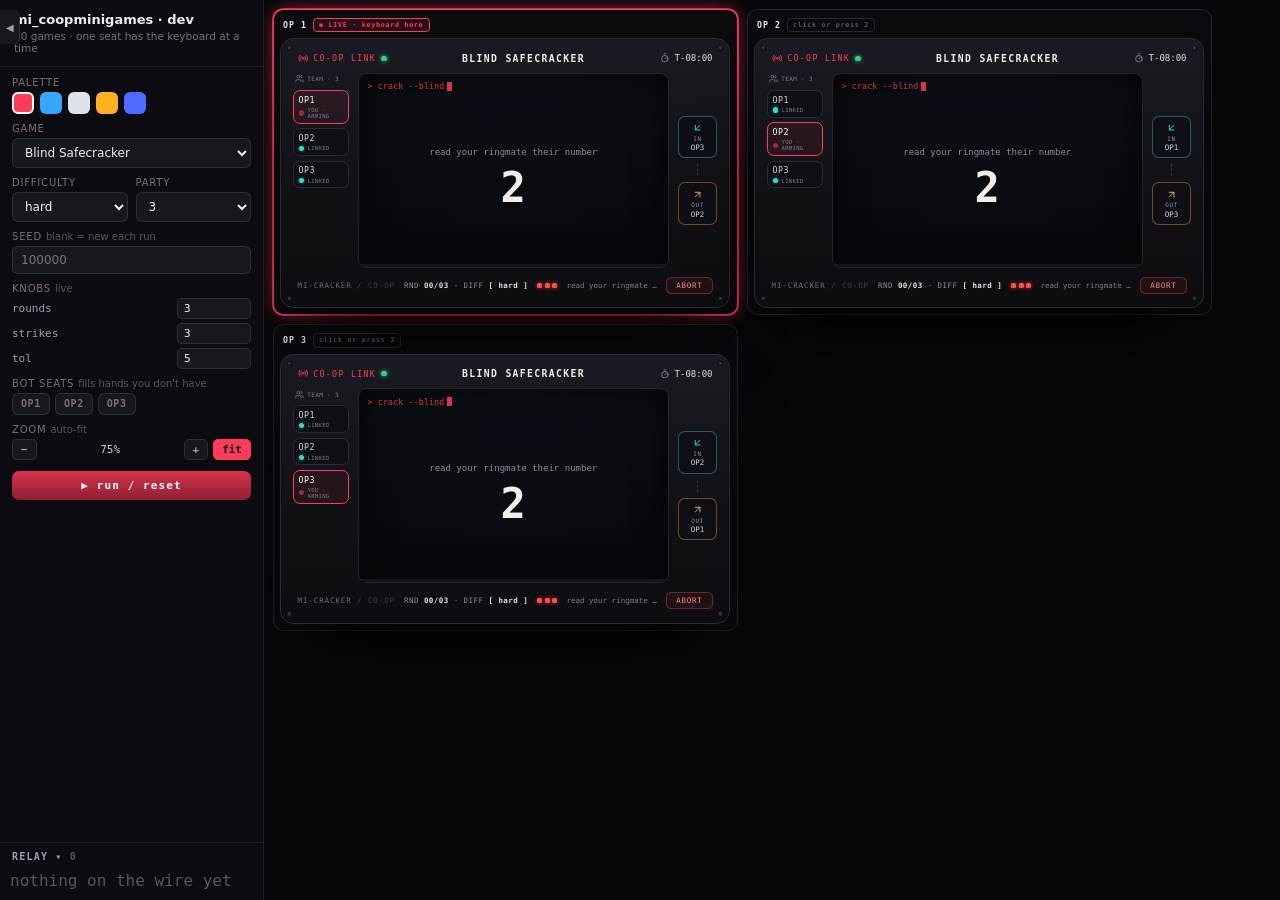
<file: docs/demos/mi_coopminigames/index.html>
<!DOCTYPE html>
<html lang="en">
  <head>
    <meta charset="UTF-8" />
    <meta name="viewport" content="width=device-width, initial-scale=1.0" />
    <title>mi_coopminigames</title>
    <script type="module" crossorigin src="./assets/index-Tg1FZl3A.js"></script>
    <link rel="stylesheet" crossorigin href="./assets/index-OsE02QgA.css">
  </head>
  <body>
    <div id="root"></div>
  </body>
</html>
</file>
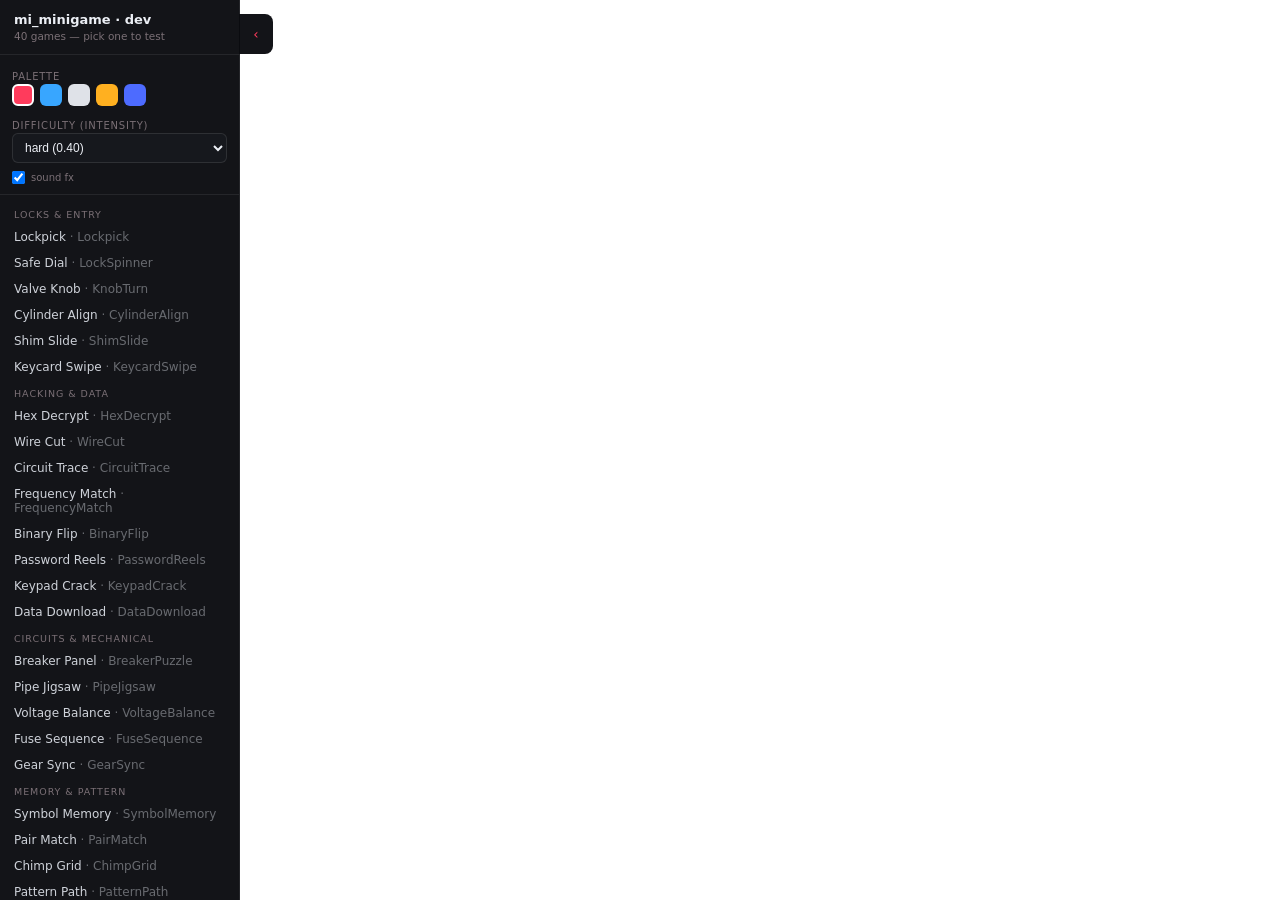
<file: docs/demos/mi_minigame/index.html>
<!DOCTYPE html>
<html lang="en">
  <head>
    <meta charset="UTF-8" />
    <meta name="viewport" content="width=device-width, initial-scale=1.0" />
    <title>mi_minigame</title>
    <script type="module" crossorigin src="./assets/index-adZYYi94.js"></script>
    <link rel="stylesheet" crossorigin href="./assets/index-BSCZ2NxO.css">
  </head>
  <body>
    <div id="root"></div>
  </body>
</html>
</file>
<file: docs/demos/mi_coopminigames/assets/index-OsE02QgA.css>
:root{--mi-primary: #38a6ff;--mi-primary-rgb: 56, 166, 255;--acc: var(--mi-primary);--acc-rgb: var(--mi-primary-rgb);--acc2: color-mix(in srgb, var(--acc) 62%, #ffffff);--acc-dim: color-mix(in srgb, var(--acc) 40%, #10131a);--good: #35d07f;--bad: #ff4d4d;--scr-bg: #04070b;--mono: "Cascadia Mono", "Consolas", ui-monospace, "SF Mono", Menlo, monospace;--sans: "Segoe UI Variable Text", "Segoe UI", system-ui, -apple-system, sans-serif}*{box-sizing:border-box;margin:0}html,body,#root{width:100%;height:100%;overflow:hidden}body{background:transparent;color:#eceff5;font-family:var(--sans);-webkit-font-smoothing:antialiased}button{font-family:inherit;cursor:pointer}.num{font-family:var(--mono);font-variant-numeric:tabular-nums}@media (prefers-reduced-motion: reduce){*{animation:none!important}}.mm-root{position:fixed;inset:0;display:flex;align-items:center;justify-content:center;background:radial-gradient(1000px 640px at 50% 8%,rgba(var(--acc-rgb),.05),transparent 60%),#04050859;animation:mm-fade .18s ease}@keyframes mm-fade{0%{opacity:0}to{opacity:1}}.mm-device{width:min(460px,94vw);border-radius:26px;padding:20px 18px 16px;position:relative;background:linear-gradient(157deg,#33373f,#20232a 34%,#15171c);box-shadow:inset 0 2px #ffffff24,inset 0 -6px 14px #000000a6,inset 0 0 0 1px #00000080,0 44px 90px -40px #000;animation:mm-pop .22s ease}@keyframes mm-pop{0%{opacity:0;transform:scale(.985) translateY(6px)}to{opacity:1;transform:none}}.mm-device:before{content:"";position:absolute;inset:7px;border-radius:20px;border:1px solid rgba(255,255,255,.05);pointer-events:none}.mm-screw{position:absolute;width:11px;height:11px;border-radius:50%;background:radial-gradient(circle at 34% 30%,#6b7180,#191b21 70%);box-shadow:inset 0 0 3px #000,0 1px #ffffff0f}.mm-screw.a{top:12px;left:12px}.mm-screw.b{top:12px;right:12px}.mm-screw.c{bottom:12px;left:12px}.mm-screw.d{bottom:12px;right:12px}.mm-top{display:flex;align-items:center;gap:12px;padding:2px 8px 12px}.mm-status{display:flex;gap:12px}.mm-st{display:flex;align-items:center;gap:5px;font:700 9px/1 var(--mono);letter-spacing:.1em;color:#868d9c}.mm-st i{width:8px;height:8px;border-radius:50%;background:#0c0d10;box-shadow:inset 0 0 2px #000}.mm-st i.acc{background:var(--acc);box-shadow:0 0 8px rgba(var(--acc-rgb),.95)}.mm-st i.grn{background:var(--good);box-shadow:0 0 8px var(--good)}.mm-ledbar{margin-left:auto;display:flex;gap:3px}.mm-led{width:9px;height:14px;border-radius:2px;background:#0b0c10;box-shadow:inset 0 0 3px #000}.mm-led.on{background:linear-gradient(var(--acc2),var(--acc));box-shadow:0 0 7px rgba(var(--acc-rgb),.9)}.mm-led.low{background:linear-gradient(#ff7a5e,#ff4d4d);box-shadow:0 0 7px #ff4d4d}.mm-screen{position:relative;border-radius:14px;padding:14px 15px 12px;overflow:hidden;background:radial-gradient(130% 130% at 50% 0%,rgba(var(--acc-rgb),.1),var(--scr-bg) 70%);border:1px solid #000;box-shadow:inset 0 3px 20px #000000f2,inset 0 0 0 2px rgba(var(--acc-rgb),.12),0 0 22px -6px rgba(var(--acc-rgb),.35);font-family:var(--mono);transition:box-shadow .2s}.mm-scanlines{position:absolute;inset:0;pointer-events:none;z-index:5;opacity:.5;background:repeating-linear-gradient(0deg,transparent 0 2px,rgba(0,0,0,.28) 2px 3px)}.mm-vignette{position:absolute;inset:0;pointer-events:none;z-index:5;border-radius:14px;box-shadow:inset 0 0 60px 8px #000000b3}.phase-won .mm-screen{box-shadow:inset 0 0 0 3px var(--good),inset 0 0 46px #35d07f66}.phase-lost .mm-screen{box-shadow:inset 0 0 0 3px var(--bad),inset 0 0 46px #ff4d4d66;animation:mm-shake .4s}@keyframes mm-shake{0%,to{transform:translate(0)}20%{transform:translate(-5px)}40%{transform:translate(5px)}60%{transform:translate(-3px)}80%{transform:translate(3px)}}.mm-scr-head{display:flex;align-items:center;gap:8px;font-size:10.5px;letter-spacing:.12em;color:var(--acc2);border-bottom:1px dashed rgba(var(--acc-rgb),.35);padding-bottom:8px;position:relative;z-index:2}.mm-hbar{width:4px;height:12px;background:var(--acc);box-shadow:0 0 8px var(--acc);flex:none}.mm-tm{margin-left:auto;color:var(--acc);font-weight:700}.mm-scr-cmd{font-size:12px;color:color-mix(in srgb,var(--acc2) 88%,#fff);margin:9px 0;position:relative;z-index:2}.mm-caret{display:inline-block;width:7px;height:12px;background:var(--acc);vertical-align:-2px;margin-left:3px;animation:mm-blink 1s step-end infinite}@keyframes mm-blink{50%{opacity:0}}.mm-scr-game{position:relative;z-index:3;min-height:182px;display:grid;place-items:center;padding:4px 0}.phase-won .mm-scr-game,.phase-lost .mm-scr-game{pointer-events:none}.mm-err{color:var(--bad);font-size:13px;letter-spacing:.1em}.mm-scr-foot{display:flex;justify-content:space-between;gap:8px;font-size:10px;letter-spacing:.06em;color:color-mix(in srgb,var(--acc2) 55%,#7b7076);border-top:1px dashed rgba(var(--acc-rgb),.3);padding-top:8px;margin-top:6px;position:relative;z-index:2;text-transform:uppercase}.mm-scr-foot b{color:var(--acc2)}.mm-note{max-width:46%;text-align:right;overflow:hidden;text-overflow:ellipsis;white-space:nowrap}.mm-verdict{position:absolute;inset:0;z-index:8;display:grid;place-items:center;font:800 22px/1 var(--mono);letter-spacing:.2em;background:#0305098c;backdrop-filter:blur(1px)}.mm-verdict.won{color:var(--good);text-shadow:0 0 18px var(--good)}.mm-verdict.lost{color:var(--bad);text-shadow:0 0 18px var(--bad)}.mm-count{display:flex;flex-direction:column;align-items:center;gap:10px;color:var(--acc2)}.mm-count-obj{font-size:12px;color:color-mix(in srgb,var(--acc2) 72%,#7b7076);text-align:center;max-width:32ch;letter-spacing:.04em}.mm-count-num{font:800 68px/1 var(--mono);color:var(--acc);text-shadow:0 0 24px rgba(var(--acc-rgb),.8);animation:mm-pip .8s ease}.mm-count-go{font-size:10px;letter-spacing:.28em;color:color-mix(in srgb,var(--acc2) 55%,#7b7076)}@keyframes mm-pip{0%{transform:scale(1.6);opacity:0}30%{opacity:1}to{transform:scale(1);opacity:.9}}.mm-prog{height:6px;border-radius:4px;background:rgba(var(--acc-rgb),.12);overflow:hidden;margin:10px 0 2px;position:relative;z-index:2;border:1px solid rgba(var(--acc-rgb),.2)}.mm-prog i{display:block;height:100%;background:linear-gradient(90deg,var(--acc),var(--acc2));border-radius:4px;transition:width .35s cubic-bezier(.2,.8,.2,1);box-shadow:0 0 8px rgba(var(--acc-rgb),.6)}.phase-won .mm-prog i{background:var(--good);box-shadow:0 0 10px var(--good)}.mm-bot{display:flex;align-items:center;gap:10px;padding:13px 8px 4px}.mm-plate{font:700 9px/1.3 var(--mono);letter-spacing:.14em;color:#6a6f7a;text-transform:uppercase}.mm-plate span{color:#4a4e57}.mm-btn{border:1px solid rgba(0,0,0,.6);border-radius:8px;padding:8px 12px;font:700 10px/1 var(--mono);letter-spacing:.12em;background:linear-gradient(#2b2f37,#1a1d23);color:#868d9c;box-shadow:inset 0 1px #ffffff14,0 2px #00000080}.mm-btn:hover{color:#cfd3da}.mm-btn.go{margin-left:0;color:#fff;background:linear-gradient(color-mix(in srgb,var(--acc) 85%,#000),color-mix(in srgb,var(--acc) 55%,#000));box-shadow:inset 0 1px #fff3,0 0 14px -2px rgba(var(--acc-rgb),.8)}.mm-btn.go:hover{color:#fff}.mm-grille{margin-left:auto;display:flex;gap:3px}.mm-grille i{width:4px;height:14px;border-radius:2px;background:#0c0d11;box-shadow:inset 0 0 2px #000}.mg-wrap{width:100%;display:flex;flex-direction:column;align-items:center;gap:13px;color:var(--acc2)}.mg-instr{font-size:11.5px;color:color-mix(in srgb,var(--acc2) 70%,#7b7076);text-align:center;letter-spacing:.04em}.mg-instr b{color:var(--acc2)}.mg-row-h{display:flex;gap:8px;align-items:center;justify-content:center;flex-wrap:wrap}.mg-sweep{position:relative;width:300px;max-width:78vw;height:22px;border:1px solid rgba(var(--acc-rgb),.4);background:#020407;overflow:hidden;border-radius:3px;cursor:pointer}.mg-sweep.v{width:22px;height:190px}.mg-zone{position:absolute;top:0;bottom:0;background:repeating-linear-gradient(90deg,rgba(53,208,127,.42) 0 4px,transparent 4px 8px);border-left:1px solid var(--good);border-right:1px solid var(--good)}.mg-sweep.v .mg-zone{left:0;right:0;top:auto;background:repeating-linear-gradient(0deg,rgba(53,208,127,.42) 0 4px,transparent 4px 8px);border:0;border-top:1px solid var(--good);border-bottom:1px solid var(--good)}.mg-mark{position:absolute;top:-3px;bottom:-3px;width:5px;background:var(--acc);box-shadow:0 0 9px var(--acc)}.mg-sweep.v .mg-mark{left:-3px;right:-3px;top:auto;height:5px;width:auto}.mg-dial{cursor:pointer;filter:drop-shadow(0 0 6px rgba(var(--acc-rgb),.35))}.mg-dring{fill:none;stroke:rgba(var(--acc-rgb),.22);stroke-width:2}.mg-tick{stroke:color-mix(in srgb,var(--acc2) 40%,#7b7076);stroke-width:1.5}.mg-tick.big{stroke:var(--acc2);stroke-width:2}.mg-notch{fill:none;stroke:var(--good);stroke-width:3.5;stroke-linecap:round}.mg-dtarget{fill:var(--acc2)}.mg-ptr{stroke:var(--acc);stroke-width:2.6;stroke-linecap:round;filter:drop-shadow(0 0 4px var(--acc))}.mg-hub{fill:var(--acc)}.mg-key{display:inline-grid;place-items:center;min-width:34px;height:34px;padding:0 6px;border:1px solid rgba(var(--acc-rgb),.35);border-radius:6px;background:#06090e;color:var(--acc2);font:700 14px/1 var(--mono);box-shadow:inset 0 -2px #00000080;text-transform:uppercase}.mg-key.active{border-color:var(--acc);color:#fff;background:rgba(var(--acc-rgb),.18);box-shadow:0 0 12px -2px rgba(var(--acc-rgb),.8)}.mg-key.good{border-color:var(--good);color:var(--good);background:#35d07f24}.mg-key.bad{border-color:var(--bad);color:var(--bad);background:#ff4d4d24}.mg-meter{width:240px;max-width:70vw;height:8px;border-radius:5px;background:rgba(var(--acc-rgb),.12);overflow:hidden;border:1px solid rgba(var(--acc-rgb),.25)}.mg-meter i{display:block;height:100%;background:linear-gradient(90deg,var(--acc),var(--acc2));border-radius:5px;transition:width .12s linear}.mg-meter.good i{background:var(--good)}.mg-grid{display:grid;gap:5px}.mg-cell{width:30px;height:30px;display:grid;place-items:center;border:1px solid rgba(var(--acc-rgb),.28);border-radius:5px;background:#06090e;color:var(--acc2);font:700 13px/1 var(--mono);cursor:pointer;user-select:none;transition:background .08s,border-color .08s,transform .08s}.mg-cell:hover{border-color:rgba(var(--acc-rgb),.6)}.mg-cell.flat{cursor:default}.mg-cell.hidden{background:linear-gradient(#12161d,#0a0d12);border-color:#ffffff0f}.mg-cell.lit{background:rgba(var(--acc-rgb),.9);border-color:var(--acc);color:#fff;box-shadow:0 0 12px rgba(var(--acc-rgb),.8)}.mg-cell.sel{border-color:var(--acc);color:#fff;background:rgba(var(--acc-rgb),.2)}.mg-cell.on{background:#35d07f29;border-color:var(--good);color:var(--good)}.mg-cell.off{opacity:.55}.mg-cell.safe{background:#35d07f1f;border-color:#35d07f66;color:var(--good);cursor:default}.mg-cell.mine{background:#ff4d4d33;border-color:var(--bad);color:var(--bad)}.mg-cell.bad{border-color:var(--bad);color:var(--bad);background:#ff4d4d29}.mg-cell.wall{background:#05070b;border-color:rgba(var(--acc-rgb),.5);cursor:default}.mg-cell.path{background:rgba(var(--acc-rgb),.14)}.mg-cell.goal{border-color:var(--good);color:var(--good);box-shadow:inset 0 0 10px #35d07f80}.mg-cell.token{background:var(--acc);color:#fff;border-color:var(--acc);box-shadow:0 0 12px rgba(var(--acc-rgb),.8)}.mg-field{position:relative;width:320px;max-width:80vw;height:190px;border:1px solid rgba(var(--acc-rgb),.3);border-radius:6px;background:linear-gradient(#03060a,#010306);overflow:hidden;cursor:crosshair}.mg-dot{position:absolute;border-radius:50%;transform:translate(-50%,-50%)}.mg-obj{position:absolute}.mg-list{display:flex;flex-direction:column;gap:3px;width:260px;max-width:74vw;font-size:12px}.mg-lrow{display:flex;justify-content:space-between;gap:10px;padding:3px 9px;border:1px solid transparent;border-radius:4px;color:color-mix(in srgb,var(--acc2) 55%,#7b7076)}.mg-lrow .i{color:color-mix(in srgb,var(--acc2) 40%,#7b7076)}.mg-lrow.cur{border-color:var(--acc);color:var(--acc2);background:rgba(var(--acc-rgb),.12);box-shadow:0 0 10px -2px rgba(var(--acc-rgb),.6)}.mg-lrow.ok{border-color:var(--good);color:var(--good)}.mg-lrow.no{border-color:var(--bad);color:var(--bad)}.mg-pulse-ok{animation:mg-ok .4s}.mg-pulse-no{animation:mg-no .4s}@keyframes mg-ok{0%,to{filter:none}40%{filter:drop-shadow(0 0 8px var(--good))}}@keyframes mg-no{0%,to{filter:none}40%{filter:drop-shadow(0 0 8px var(--bad))}}.mg-big{font:800 26px/1 var(--mono);letter-spacing:.14em;color:var(--acc2)}.mg-chip{padding:6px 10px;border:1px solid rgba(var(--acc-rgb),.35);border-radius:6px;background:#06090e;color:var(--acc2);font:700 14px/1 var(--mono);cursor:pointer}.mg-chip.on{background:rgba(var(--acc-rgb),.85);color:#fff;border-color:var(--acc)}.dev{position:fixed;top:0;left:0;bottom:0;width:240px;z-index:100;background:#0a0b0ff5;border-right:1px solid rgba(255,255,255,.08);display:flex;flex-direction:column;font-family:var(--sans);transform:translate(-100%);transition:transform .2s}.dev.open{transform:none}.dev-tab{position:absolute;right:-34px;top:14px;width:34px;height:40px;border:0;border-radius:0 8px 8px 0;background:#0a0b0ff5;color:var(--acc);display:grid;place-items:center}.dev-head{padding:12px 14px;border-bottom:1px solid rgba(255,255,255,.08)}.dev-head h3{font-size:13px}.dev-head p{font-size:10.5px;color:#7b7076;margin-top:3px}.dev-ctrls{padding:10px 12px;display:flex;flex-direction:column;gap:8px;border-bottom:1px solid rgba(255,255,255,.08)}.dev-ctrls label{font-size:10px;color:#7b7076;text-transform:uppercase;letter-spacing:.08em}.dev select{width:100%;background:#16181d;color:#eceff5;border:1px solid rgba(255,255,255,.1);border-radius:6px;padding:6px 8px;font-size:12px}.dev-sw{display:flex;gap:6px;flex-wrap:wrap}.dev-sw button{width:22px;height:22px;border-radius:6px;border:2px solid transparent}.dev-sw button[data-on="1"]{border-color:#fff}.dev-list{flex:1;overflow-y:auto;padding:6px}.dev-cat{font-size:9.5px;color:#7b7076;text-transform:uppercase;letter-spacing:.1em;padding:8px 8px 4px}.dev-game{display:block;width:100%;text-align:left;background:transparent;border:0;color:#cfd3da;padding:6px 8px;border-radius:6px;font-size:12px}.dev-game:hover{background:rgba(var(--acc-rgb),.14);color:#fff}.dev-res{padding:8px 12px;font-size:11px;border-top:1px solid rgba(255,255,255,.08);color:#7b7076}.dev-res b.ok{color:var(--good)}.dev-res b.no{color:var(--bad)}.dev::-webkit-scrollbar,.dev-list::-webkit-scrollbar{width:8px}.dev-list::-webkit-scrollbar-thumb{background:#2b2327;border-radius:6px}.cm-root{position:fixed;inset:0;display:grid;place-items:center;font-family:var(--mono,ui-monospace,monospace)}.cm-station{width:min(680px,92vw);background:linear-gradient(180deg,#12121a,#0b0b11);border:1px solid #2a2a34;border-radius:16px;padding:16px 18px;box-shadow:0 40px 80px -30px #000}.cm-head{display:flex;align-items:center;gap:12px;color:#f1eee8}.cm-title{font-size:13px;letter-spacing:.12em;flex:1;color:var(--mi-primary,#38a6ff)}.cm-slot,.cm-tm{font-size:12px;color:#8c8d98}.cm-roster{display:flex;gap:6px;margin:10px 0 6px}.cm-op{width:24px;height:24px;border-radius:6px;display:grid;place-items:center;font-size:12px;border:1px solid #2f2f3a;color:#7a7b86}.cm-op.me{background:rgba(var(--mi-primary-rgb,56, 166, 255),.18);border-color:var(--mi-primary,#38a6ff);color:#fff}.cm-stage{min-height:220px;display:grid;place-items:center;padding:8px 0}.cm-split{display:flex;gap:12px;width:100%;justify-content:center}.cm-panel{flex:1;max-width:260px;border:1px solid #2f2f3a;border-radius:10px;padding:10px;background:#0b0b11}.cm-panel.acc{border-color:var(--mi-primary,#38a6ff)}.cm-panel-tag{font-size:9px;letter-spacing:.14em;color:#7a7b86}.cm-panel.acc .cm-panel-tag{color:var(--mi-primary,#38a6ff)}.cm-panel-body{display:flex;flex-direction:column;align-items:center;gap:8px;margin-top:8px}.cm-readout{text-align:center}.cm-readout-v{font-size:30px;font-weight:800;color:#f1eee8}.cm-readout-s{font-size:10px;color:#8c8d98;margin-top:2px}.cm-wrap{display:flex;flex-direction:column;align-items:center;gap:12px;width:100%}.cm-row{display:flex;gap:6px;justify-content:center}.cm-tog{font-family:inherit;font-size:10px;color:#cdd;background:#181820;border:1px solid #33333f;border-radius:6px;padding:3px 8px;cursor:pointer}.cm-waiting{display:flex;align-items:center;gap:6px;color:#8c8d98;font-size:12px}.cm-waiting i{width:6px;height:6px;border-radius:50%;background:var(--mi-primary,#38a6ff);animation:cmw 1s infinite}.cm-waiting i:nth-child(2){animation-delay:.15s}.cm-waiting i:nth-child(3){animation-delay:.3s}@keyframes cmw{0%,to{opacity:.25}50%{opacity:1}}.cm-count{text-align:center;color:#f1eee8}.cm-count-num{font-size:56px;font-weight:800}.cm-count-hint{font-size:12px;color:#8c8d98;margin-top:6px}.cm-prog{height:4px;background:#1a1a22;border-radius:3px;overflow:hidden;margin:8px 0}.cm-prog i{display:block;height:100%;background:var(--mi-primary,#38a6ff);transition:width .2s}.cm-foot{display:flex;gap:14px;font-size:11px;color:#8c8d98}.cm-foot .cm-note{margin-left:auto}.cm-verdict{text-align:center;font-size:20px;font-weight:800;letter-spacing:.12em;margin-top:8px}.cm-verdict.lost,.cm-err{color:#ff4d4d}@media (prefers-reduced-motion:reduce){.cm-waiting i{animation:none}}.dv{position:fixed;inset:0;display:flex;background:#07070b;font-family:var(--sans);overflow:hidden}.dv-side{width:264px;flex:none;display:flex;flex-direction:column;background:#0b0b11;border-right:1px solid rgba(255,255,255,.08);overflow:hidden}.dv-head{padding:12px 14px;border-bottom:1px solid rgba(255,255,255,.08)}.dv-head h3{font-size:13px;color:#eceff5}.dv-head p{font-size:10.5px;color:#7b7076;margin-top:3px}.dv-ctrls{padding:10px 12px;display:flex;flex-direction:column;gap:9px;overflow-y:auto}.dv-ctrls label{display:block;font-size:10px;color:#7b7076;text-transform:uppercase;letter-spacing:.08em;margin-bottom:4px}.dv-hint{text-transform:none;letter-spacing:0;color:#55565f}.dv-note{font-size:10px;color:#f4b13d;line-height:1.4}.dv select,.dv-in{width:100%;background:#16181d;color:#eceff5;border:1px solid rgba(255,255,255,.1);border-radius:6px;padding:6px 8px;font-size:12px;font-family:inherit}.dv-two{display:flex;gap:8px}.dv-two>div{flex:1;min-width:0}.dv-sw{display:flex;gap:6px;flex-wrap:wrap}.dv-sw button{width:22px;height:22px;border-radius:6px;border:2px solid transparent}.dv-sw button[data-on="1"]{border-color:#fff}.dv-knobs{display:flex;flex-direction:column;gap:4px}.dv-knob{display:flex;align-items:center;gap:6px}.dv-knob span{flex:1;font-size:11px;color:#9aa0ab;font-family:var(--mono)}.dv-knob input{width:74px;background:#16181d;color:#eceff5;border:1px solid rgba(255,255,255,.1);border-radius:5px;padding:3px 6px;font-size:11px;font-family:var(--mono)}.dv-bots{display:flex;gap:5px;flex-wrap:wrap}.dv-bot{font:600 10px/1 var(--mono);letter-spacing:.06em;color:#7b7076;background:#16181d;border:1px solid rgba(255,255,255,.1);border-radius:6px;padding:5px 8px}.dv-bot.on{color:#0a0a0e;background:#f4b13d;border-color:#f4b13d}.dv-run{margin-top:2px;font:700 11px/1 var(--mono);letter-spacing:.1em;color:#fff;background:linear-gradient(color-mix(in srgb,var(--mi-primary,#38a6ff) 85%,#000),color-mix(in srgb,var(--mi-primary,#38a6ff) 55%,#000));border:0;border-radius:7px;padding:9px}.dv-res{font-size:11px;color:#7b7076;text-align:center}.dv-res b.ok{color:#35d07f}.dv-res b.no{color:#ff4d4d}.dv-logwrap{margin-top:auto;border-top:1px solid rgba(255,255,255,.08);display:flex;flex-direction:column;min-height:0}.dv-logh{width:100%;text-align:left;background:transparent;border:0;color:#9aa0ab;font:600 10px/1 var(--mono);letter-spacing:.12em;padding:9px 12px}.dv-log{max-height:210px;overflow-y:auto;padding:0 10px 10px;font-family:var(--mono)}.dv-logrow{font-size:10px;color:#7b7076;padding:2px 0;white-space:nowrap;overflow:hidden;text-overflow:ellipsis}.dv-logrow b{color:var(--mi-primary,#38a6ff);font-weight:600}.dv-logrow .k{color:#f4b13d;margin:0 5px}.dv-logrow .v{color:#5f606a}.dv-seats{flex:1;display:flex;flex-wrap:wrap;gap:12px;overflow:auto;padding:12px;align-content:flex-start}.dv-seat{flex:0 0 auto;width:620px;border:1px solid #23242c;border-radius:14px;background:#0a0a0f;padding:8px;transition:border-color .15s,box-shadow .15s}.dv-seat.armed{border-color:var(--mi-primary,#38a6ff);box-shadow:0 0 0 1px var(--mi-primary,#38a6ff),0 0 28px -8px var(--mi-primary,#38a6ff)}.dv-seath{display:flex;align-items:center;gap:8px;padding:2px 4px 8px}.dv-seatn{font:700 11px/1 var(--mono);letter-spacing:.12em;color:#eceff5}.dv-badge{font:600 9px/1 var(--mono);letter-spacing:.1em;padding:4px 7px;border-radius:5px;border:1px solid}.dv-badge.live{color:var(--mi-primary,#38a6ff);border-color:var(--mi-primary,#38a6ff);background:rgba(var(--mi-primary-rgb,56, 166, 255),.12)}.dv-badge.idle{color:#55565f;border-color:#26262f}.dv-badge.bot{color:#f4b13d;border-color:#f4b13d80;background:#f4b13d1a}.dv-seat .cm-root{position:static;display:block;padding:0}.dv-seat .cm-deck{width:600px;max-width:none}.dv-seat .cm-verdict{position:absolute}.dv-seat .cm-oprail{width:74px}.dv-seat .cm-opcard{padding:5px 6px}.dv-seat .cm-opst{font-size:7.5px;letter-spacing:.05em}.dv-seat .cm-railhead{font-size:8px;letter-spacing:.06em}.dv-seat .cm-portrail{width:52px}.dv-seat .cm-port{padding:7px 3px}.dv-seat .cm-portlbl{font-size:8px;letter-spacing:.1em}.dv-seat .cm-stage{min-height:230px}.dv-toggle{position:fixed;top:10px;left:0;z-index:20;width:20px;height:34px;border:0;border-radius:0 7px 7px 0;background:#16181d;color:#9aa0ab;font-size:10px;border-right:1px solid rgba(255,255,255,.1)}.dv.collapsed .dv-side{display:none}.dv.collapsed .dv-seats{padding-left:26px}.dv-zoom{display:flex;align-items:center;gap:5px}.dv-zoom button{font:600 11px/1 var(--mono);color:#9aa0ab;background:#16181d;border:1px solid rgba(255,255,255,.1);border-radius:5px;padding:4px 8px}.dv-zoom button.on{color:#0a0a0e;background:var(--mi-primary,#38a6ff);border-color:var(--mi-primary,#38a6ff)}.dv-zoom span{flex:1;text-align:center;font-size:11px;color:#cfd3da}.cm-root{padding:16px}.cm-deck{position:relative;width:min(760px,94vw);border:1px solid #2c2d36;border-radius:18px;padding:16px;background:linear-gradient(180deg,#1a1b22,#101015 60%,#0c0c11);box-shadow:0 50px 90px -32px #000,inset 0 1px #ffffff0a,inset 0 0 0 1px #00000073}.cm-screw{position:absolute;width:7px;height:7px;border-radius:50%;background:radial-gradient(circle at 35% 35%,#3a3b45,#141419);box-shadow:inset 0 0 0 1px #0a0a0e}.cm-screw.a{top:8px;left:8px}.cm-screw.b{top:8px;right:8px}.cm-screw.c{bottom:8px;left:8px}.cm-screw.d{bottom:8px;right:8px}.cm-deckbar{display:flex;align-items:center;gap:12px;padding:2px 6px 12px}.cm-brand{display:flex;align-items:center;gap:7px;font-size:11px;letter-spacing:.16em;color:var(--mi-primary,#38a6ff)}.cm-led{width:7px;height:7px;border-radius:50%;background:#4a4b55;flex:none}.cm-led.pwr{background:#35d07f;box-shadow:0 0 6px #35d07f}.cm-gamename{flex:1;text-align:center;font-size:13px;letter-spacing:.14em;color:#f1eee8;font-weight:600}.cm-clock{display:flex;align-items:center;gap:6px;font-size:13px;color:#e6e3dd}.cm-clock svg{color:#8c8d98}.cm-tm{color:#e6e3dd}.cm-deckbody{display:flex;gap:12px;align-items:stretch}.cm-oprail{width:120px;flex:none;display:flex;flex-direction:column;gap:6px}.cm-railhead{display:flex;align-items:center;gap:5px;font-size:9px;letter-spacing:.12em;color:#7a7b86;padding:2px 2px 3px}.cm-opcard{display:flex;flex-direction:column;gap:3px;border:1px solid #2a2b34;border-radius:9px;padding:7px 8px;background:#0e0e14}.cm-opcard.me{border-color:var(--mi-primary,#38a6ff);background:rgba(var(--mi-primary-rgb,56, 166, 255),.08)}.cm-opnum{font-size:11px;color:#cdd;letter-spacing:.06em}.cm-opcard.me .cm-opnum{color:#fff}.cm-opst{display:flex;align-items:center;gap:5px;font-size:8.5px;letter-spacing:.09em;color:#7a7b86}.cm-opcard.link .cm-led{background:#33dccb;box-shadow:0 0 5px #33dccb8c}.cm-opcard.active .cm-led{background:var(--mi-primary,#38a6ff);box-shadow:0 0 6px var(--mi-primary,#38a6ff);animation:cmpulse 1.1s infinite}.cm-opcard.done .cm-led{background:#35d07f;box-shadow:0 0 6px #35d07f}.cm-opcard.fail .cm-led{background:#ff4d4d}.cm-opcard.arm .cm-led{background:var(--mi-primary,#38a6ff);opacity:.55}@keyframes cmpulse{0%,to{opacity:.5}50%{opacity:1}}.cm-screen{flex:1;min-width:0;position:relative;display:flex;flex-direction:column;padding:10px 12px 0;overflow:hidden;border:1px solid #23242c;border-radius:12px;background:radial-gradient(120% 120% at 50% 0%,#0c1016,#06070b);box-shadow:inset 0 0 42px #0009}.cm-scanlines{position:absolute;inset:0;pointer-events:none;opacity:.5;background:repeating-linear-gradient(0deg,transparent 0 2px,rgba(0,0,0,.16) 2px 3px)}.cm-cmd{position:relative;font-size:11px;color:var(--mi-primary,#38a6ff);opacity:.85;letter-spacing:.02em;white-space:nowrap;overflow:hidden;text-overflow:ellipsis}.cm-caret{display:inline-block;width:7px;height:12px;background:var(--mi-primary,#38a6ff);margin-left:3px;vertical-align:-2px;animation:cmcaret 1s steps(1) infinite}@keyframes cmcaret{50%{opacity:0}}.cm-stage{position:relative;flex:1;min-height:200px;display:grid;place-items:center;padding:8px 0}.cm-screen .cm-count{display:flex;flex-direction:column;align-items:center;gap:8px}.cm-prog{position:relative;height:4px;background:#12151c;border-radius:0;overflow:hidden;margin:0 -12px}.cm-prog i{display:block;height:100%;background:var(--mi-primary,#38a6ff);box-shadow:0 0 8px var(--mi-primary,#38a6ff);transition:width .2s}.cm-verdict{position:absolute;inset:0;display:flex;flex-direction:column;align-items:center;justify-content:center;gap:8px;margin:0;font-size:22px;font-weight:800;letter-spacing:.14em;background:#06070bd1;backdrop-filter:blur(2px)}.cm-verdict.won{color:#35d07f}.cm-verdict.lost{color:#ff4d4d}.cm-err{color:#ff4d4d;font-size:13px;letter-spacing:.1em}.cm-portrail{width:82px;flex:none;display:flex;flex-direction:column;align-items:stretch;justify-content:center;gap:8px}.cm-port{display:flex;flex-direction:column;align-items:center;gap:2px;border:1px solid #2a2b34;border-radius:9px;padding:9px 4px;background:#0e0e14}.cm-port.in{border-color:#33dccb66}.cm-port.in svg{color:#33dccb}.cm-port.out{border-color:#f4b13d66}.cm-port.out svg{color:#f4b13d}.cm-portlbl{font-size:9px;letter-spacing:.16em;color:#8c8d98}.cm-portop{font-size:10px;color:#cdd}.cm-portwire{height:16px;border-left:1px dashed #33343f;align-self:center}.cm-deckplate{display:flex;align-items:center;gap:12px;padding:12px 6px 2px}.cm-plate{font-size:10px;letter-spacing:.12em;color:#6b6c76}.cm-plate span{color:#3f4048}.cm-info{font-size:10px;color:#8c8d98;letter-spacing:.06em}.cm-info b{color:#e6e3dd}.cm-note{flex:1;text-align:right;font-size:10px;color:#7a7b86;white-space:nowrap;overflow:hidden;text-overflow:ellipsis;margin:0}.cm-abort{font-family:inherit;font-size:10px;letter-spacing:.1em;color:#ff8a8a;background:#ff4d4d14;border:1px solid rgba(255,77,77,.35);border-radius:7px;padding:4px 12px;cursor:pointer}.cm-abort:hover{background:#ff4d4d2e}.cm-split2{display:flex;gap:12px;width:100%;align-items:stretch;justify-content:center}.cm-brief,.cm-act{flex:1 1 0;min-width:0;max-width:290px;display:flex;flex-direction:column;border:1px solid #2f2f3a;border-radius:10px;background:#0b0b11;overflow:hidden}.cm-brief{border-color:#f4b13d73;background:linear-gradient(180deg,#f4b13d0f,#0b0b11 60%)}.cm-act{border-color:rgba(var(--mi-primary-rgb,56, 166, 255),.5);background:linear-gradient(180deg,rgba(var(--mi-primary-rgb,56, 166, 255),.07),#0b0b11 60%)}.cm-brief-h,.cm-act-h{display:flex;align-items:center;gap:5px;font-size:8.5px;letter-spacing:.13em;padding:6px 8px;border-bottom:1px solid #23242c;white-space:nowrap;overflow:hidden;text-overflow:ellipsis}.cm-brief-h{color:#f4b13d;background:#f4b13d14}.cm-act-h{color:var(--mi-primary,#38a6ff);background:rgba(var(--mi-primary-rgb,56, 166, 255),.08)}.cm-brief-b,.cm-act-b{flex:1;display:flex;flex-direction:column;align-items:center;justify-content:center;gap:8px;padding:10px 8px}.cm-brief-b .cm-readout-v{color:#f4b13d}.cm-lineup{display:flex;flex-wrap:wrap;gap:6px;justify-content:center;max-width:330px}.cm-suspect{position:relative;display:flex;flex-direction:column;align-items:center;gap:4px;width:74px;padding:6px 4px 5px;font-family:inherit;cursor:pointer;border:1px solid #33333f;border-radius:8px;background:#12121a}.cm-suspect:hover:not(:disabled){border-color:var(--mi-primary,#38a6ff)}.cm-suspect:disabled{opacity:.5;cursor:default}.cm-face{display:flex;flex-direction:column;gap:2px;width:26px}.cm-face i{display:block;height:9px;border-radius:2px;border:1px solid rgba(0,0,0,.5)}.cm-tags{display:flex;flex-wrap:wrap;gap:2px;justify-content:center;min-height:22px}.cm-tags em{font-style:normal;font-size:7.5px;letter-spacing:.06em;color:#cdd;border:1px solid #3a3a46;border-radius:3px;padding:1px 3px}.cm-tags em.none{color:#5b5c68;border-color:#2a2a34}.cm-no{position:absolute;top:3px;right:5px;font-size:9px;color:#7a7b86}.cm-names{display:flex;flex-direction:column;gap:2px;align-items:center}.cm-names span{font-family:var(--mono);font-size:12px;letter-spacing:.05em;color:#f4b13d}.cm-picklist{display:flex;flex-wrap:wrap;gap:4px;justify-content:center;max-width:330px;max-height:120px;overflow-y:auto}.cm-picklist .cm-tog{font-size:10px;padding:3px 6px}.cm-card{display:flex;flex-direction:column;gap:2px;width:100%}.cm-cardrow{display:flex;align-items:center;justify-content:space-between;gap:6px;font-family:var(--mono);font-size:9.5px;color:#8c8d98;padding:1px 4px}.cm-cardrow span{display:flex;align-items:center;gap:4px}.cm-cardrow i{width:9px;height:9px;border-radius:2px;flex:none}.cm-cardrow b{color:#f4b13d;font-weight:600}.cm-swatch{width:78px;height:38px;border-radius:6px;border:1px solid #2f2f3a}.cm-fuseboard{display:grid;gap:4px}.cm-fuse{width:34px;height:26px;display:grid;place-items:center;border-radius:5px;font-family:var(--mono);font-size:12px;border:1px solid #2f2f3a;background:#06090e;color:#5b5c68}.cm-fuse.ok{border-color:#35d07f59;color:#35d07f}.cm-fuse.blown{border-color:#ff4d4d;color:#ff8a8a;background:#ff4d4d24}.cm-fuse.mine{border-color:var(--mi-primary,#38a6ff);color:var(--mi-primary,#38a6ff);background:repeating-linear-gradient(45deg,rgba(56,166,255,.08) 0 4px,transparent 4px 8px)}.cm-strikes{display:inline-flex;gap:3px;align-items:center}.cm-strikes i{width:7px;height:7px;border-radius:2px;background:#ff4d4d;box-shadow:0 0 6px #ff4d4db3}.cm-strikes i.gone{background:#2a2b34;box-shadow:none}@media (max-width:560px){.cm-split2{flex-direction:column;align-items:center}.cm-brief,.cm-act{max-width:none;width:100%}.cm-deckbody{flex-direction:column}.cm-oprail{width:auto;flex-direction:row;flex-wrap:wrap}.cm-opcard{flex:1;min-width:82px}.cm-portrail{width:auto;flex-direction:row;justify-content:center}.cm-portwire{display:none}}@media (prefers-reduced-motion:reduce){.cm-opcard.active .cm-led,.cm-caret{animation:none}}html.demo,html.demo body{background:#07070b;overflow:hidden}.dv-demo-note{padding:10px 12px;border-bottom:1px solid rgba(255,255,255,.08);display:flex;flex-direction:column;gap:7px}.dv-demo-note p{font-size:11px;line-height:1.55;color:#837e88}.dv-demo-note b{color:var(--mi-primary,#38a6ff);font-weight:600}
</file>
<file: docs/demos/mi_minigame/assets/index-BSCZ2NxO.css>
:root{--mi-primary: #38a6ff;--mi-primary-rgb: 56, 166, 255;--acc: var(--mi-primary);--acc-rgb: var(--mi-primary-rgb);--acc2: color-mix(in srgb, var(--acc) 62%, #ffffff);--acc-dim: color-mix(in srgb, var(--acc) 40%, #10131a);--good: #35d07f;--bad: #ff4d4d;--scr-bg: #04070b;--mono: "Cascadia Mono", "Consolas", ui-monospace, "SF Mono", Menlo, monospace;--sans: "Segoe UI Variable Text", "Segoe UI", system-ui, -apple-system, sans-serif}*{box-sizing:border-box;margin:0}html,body,#root{width:100%;height:100%;overflow:hidden}body{background:transparent;color:#eceff5;font-family:var(--sans);-webkit-font-smoothing:antialiased}button{font-family:inherit;cursor:pointer}.num{font-family:var(--mono);font-variant-numeric:tabular-nums}@media (prefers-reduced-motion: reduce){*{animation:none!important}}.mm-root{position:fixed;inset:0;display:flex;align-items:center;justify-content:center;background:radial-gradient(1000px 640px at 50% 8%,rgba(var(--acc-rgb),.05),transparent 60%),#04050859;animation:mm-fade .18s ease}@keyframes mm-fade{0%{opacity:0}to{opacity:1}}.mm-device{width:min(460px,94vw);border-radius:26px;padding:20px 18px 16px;position:relative;background:linear-gradient(157deg,#33373f,#20232a 34%,#15171c);box-shadow:inset 0 2px #ffffff24,inset 0 -6px 14px #000000a6,inset 0 0 0 1px #00000080,0 44px 90px -40px #000;animation:mm-pop .22s ease}@keyframes mm-pop{0%{opacity:0;transform:scale(.985) translateY(6px)}to{opacity:1;transform:none}}.mm-device:before{content:"";position:absolute;inset:7px;border-radius:20px;border:1px solid rgba(255,255,255,.05);pointer-events:none}.mm-screw{position:absolute;width:11px;height:11px;border-radius:50%;background:radial-gradient(circle at 34% 30%,#6b7180,#191b21 70%);box-shadow:inset 0 0 3px #000,0 1px #ffffff0f}.mm-screw.a{top:12px;left:12px}.mm-screw.b{top:12px;right:12px}.mm-screw.c{bottom:12px;left:12px}.mm-screw.d{bottom:12px;right:12px}.mm-top{display:flex;align-items:center;gap:12px;padding:2px 8px 12px}.mm-status{display:flex;gap:12px}.mm-st{display:flex;align-items:center;gap:5px;font:700 9px/1 var(--mono);letter-spacing:.1em;color:#868d9c}.mm-st i{width:8px;height:8px;border-radius:50%;background:#0c0d10;box-shadow:inset 0 0 2px #000}.mm-st i.acc{background:var(--acc);box-shadow:0 0 8px rgba(var(--acc-rgb),.95)}.mm-st i.grn{background:var(--good);box-shadow:0 0 8px var(--good)}.mm-ledbar{margin-left:auto;display:flex;gap:3px}.mm-led{width:9px;height:14px;border-radius:2px;background:#0b0c10;box-shadow:inset 0 0 3px #000}.mm-led.on{background:linear-gradient(var(--acc2),var(--acc));box-shadow:0 0 7px rgba(var(--acc-rgb),.9)}.mm-led.low{background:linear-gradient(#ff7a5e,#ff4d4d);box-shadow:0 0 7px #ff4d4d}.mm-screen{position:relative;border-radius:14px;padding:14px 15px 12px;overflow:hidden;background:radial-gradient(130% 130% at 50% 0%,rgba(var(--acc-rgb),.1),var(--scr-bg) 70%);border:1px solid #000;box-shadow:inset 0 3px 20px #000000f2,inset 0 0 0 2px rgba(var(--acc-rgb),.12),0 0 22px -6px rgba(var(--acc-rgb),.35);font-family:var(--mono);transition:box-shadow .2s}.mm-scanlines{position:absolute;inset:0;pointer-events:none;z-index:5;opacity:.5;background:repeating-linear-gradient(0deg,transparent 0 2px,rgba(0,0,0,.28) 2px 3px)}.mm-vignette{position:absolute;inset:0;pointer-events:none;z-index:5;border-radius:14px;box-shadow:inset 0 0 60px 8px #000000b3}.phase-won .mm-screen{box-shadow:inset 0 0 0 3px var(--good),inset 0 0 46px #35d07f66}.phase-lost .mm-screen{box-shadow:inset 0 0 0 3px var(--bad),inset 0 0 46px #ff4d4d66;animation:mm-shake .4s}@keyframes mm-shake{0%,to{transform:translate(0)}20%{transform:translate(-5px)}40%{transform:translate(5px)}60%{transform:translate(-3px)}80%{transform:translate(3px)}}.mm-scr-head{display:flex;align-items:center;gap:8px;font-size:10.5px;letter-spacing:.12em;color:var(--acc2);border-bottom:1px dashed rgba(var(--acc-rgb),.35);padding-bottom:8px;position:relative;z-index:2}.mm-hbar{width:4px;height:12px;background:var(--acc);box-shadow:0 0 8px var(--acc);flex:none}.mm-tm{margin-left:auto;color:var(--acc);font-weight:700}.mm-scr-cmd{font-size:12px;color:color-mix(in srgb,var(--acc2) 88%,#fff);margin:9px 0;position:relative;z-index:2}.mm-caret{display:inline-block;width:7px;height:12px;background:var(--acc);vertical-align:-2px;margin-left:3px;animation:mm-blink 1s step-end infinite}@keyframes mm-blink{50%{opacity:0}}.mm-scr-game{position:relative;z-index:3;min-height:182px;display:grid;place-items:center;padding:4px 0}.phase-won .mm-scr-game,.phase-lost .mm-scr-game{pointer-events:none}.mm-err{color:var(--bad);font-size:13px;letter-spacing:.1em}.mm-scr-foot{display:flex;justify-content:space-between;gap:8px;font-size:10px;letter-spacing:.06em;color:color-mix(in srgb,var(--acc2) 55%,#7b7076);border-top:1px dashed rgba(var(--acc-rgb),.3);padding-top:8px;margin-top:6px;position:relative;z-index:2;text-transform:uppercase}.mm-scr-foot b{color:var(--acc2)}.mm-note{max-width:46%;text-align:right;overflow:hidden;text-overflow:ellipsis;white-space:nowrap}.mm-verdict{position:absolute;inset:0;z-index:8;display:grid;place-items:center;font:800 22px/1 var(--mono);letter-spacing:.2em;background:#0305098c;backdrop-filter:blur(1px)}.mm-verdict.won{color:var(--good);text-shadow:0 0 18px var(--good)}.mm-verdict.lost{color:var(--bad);text-shadow:0 0 18px var(--bad)}.mm-count{display:flex;flex-direction:column;align-items:center;gap:10px;color:var(--acc2)}.mm-count-obj{font-size:12px;color:color-mix(in srgb,var(--acc2) 72%,#7b7076);text-align:center;max-width:32ch;letter-spacing:.04em}.mm-count-num{font:800 68px/1 var(--mono);color:var(--acc);text-shadow:0 0 24px rgba(var(--acc-rgb),.8);animation:mm-pip .8s ease}.mm-count-go{font-size:10px;letter-spacing:.28em;color:color-mix(in srgb,var(--acc2) 55%,#7b7076)}@keyframes mm-pip{0%{transform:scale(1.6);opacity:0}30%{opacity:1}to{transform:scale(1);opacity:.9}}.mm-prog{height:6px;border-radius:4px;background:rgba(var(--acc-rgb),.12);overflow:hidden;margin:10px 0 2px;position:relative;z-index:2;border:1px solid rgba(var(--acc-rgb),.2)}.mm-prog i{display:block;height:100%;background:linear-gradient(90deg,var(--acc),var(--acc2));border-radius:4px;transition:width .35s cubic-bezier(.2,.8,.2,1);box-shadow:0 0 8px rgba(var(--acc-rgb),.6)}.phase-won .mm-prog i{background:var(--good);box-shadow:0 0 10px var(--good)}.mm-bot{display:flex;align-items:center;gap:10px;padding:13px 8px 4px}.mm-plate{font:700 9px/1.3 var(--mono);letter-spacing:.14em;color:#6a6f7a;text-transform:uppercase}.mm-plate span{color:#4a4e57}.mm-btn{border:1px solid rgba(0,0,0,.6);border-radius:8px;padding:8px 12px;font:700 10px/1 var(--mono);letter-spacing:.12em;background:linear-gradient(#2b2f37,#1a1d23);color:#868d9c;box-shadow:inset 0 1px #ffffff14,0 2px #00000080}.mm-btn:hover{color:#cfd3da}.mm-btn.go{margin-left:0;color:#fff;background:linear-gradient(color-mix(in srgb,var(--acc) 85%,#000),color-mix(in srgb,var(--acc) 55%,#000));box-shadow:inset 0 1px #fff3,0 0 14px -2px rgba(var(--acc-rgb),.8)}.mm-btn.go:hover{color:#fff}.mm-grille{margin-left:auto;display:flex;gap:3px}.mm-grille i{width:4px;height:14px;border-radius:2px;background:#0c0d11;box-shadow:inset 0 0 2px #000}.mg-wrap{width:100%;display:flex;flex-direction:column;align-items:center;gap:13px;color:var(--acc2)}.mg-instr{font-size:11.5px;color:color-mix(in srgb,var(--acc2) 70%,#7b7076);text-align:center;letter-spacing:.04em}.mg-instr b{color:var(--acc2)}.mg-row-h{display:flex;gap:8px;align-items:center;justify-content:center;flex-wrap:wrap}.mg-sweep{position:relative;width:300px;max-width:78vw;height:22px;border:1px solid rgba(var(--acc-rgb),.4);background:#020407;overflow:hidden;border-radius:3px;cursor:pointer}.mg-sweep.v{width:22px;height:190px}.mg-zone{position:absolute;top:0;bottom:0;background:repeating-linear-gradient(90deg,rgba(53,208,127,.42) 0 4px,transparent 4px 8px);border-left:1px solid var(--good);border-right:1px solid var(--good)}.mg-sweep.v .mg-zone{left:0;right:0;top:auto;background:repeating-linear-gradient(0deg,rgba(53,208,127,.42) 0 4px,transparent 4px 8px);border:0;border-top:1px solid var(--good);border-bottom:1px solid var(--good)}.mg-mark{position:absolute;top:-3px;bottom:-3px;width:5px;background:var(--acc);box-shadow:0 0 9px var(--acc)}.mg-sweep.v .mg-mark{left:-3px;right:-3px;top:auto;height:5px;width:auto}.mg-dial{cursor:pointer;filter:drop-shadow(0 0 6px rgba(var(--acc-rgb),.35))}.mg-dring{fill:none;stroke:rgba(var(--acc-rgb),.22);stroke-width:2}.mg-tick{stroke:color-mix(in srgb,var(--acc2) 40%,#7b7076);stroke-width:1.5}.mg-tick.big{stroke:var(--acc2);stroke-width:2}.mg-notch{fill:none;stroke:var(--good);stroke-width:3.5;stroke-linecap:round}.mg-dtarget{fill:var(--acc2)}.mg-ptr{stroke:var(--acc);stroke-width:2.6;stroke-linecap:round;filter:drop-shadow(0 0 4px var(--acc))}.mg-hub{fill:var(--acc)}.mg-key{display:inline-grid;place-items:center;min-width:34px;height:34px;padding:0 6px;border:1px solid rgba(var(--acc-rgb),.35);border-radius:6px;background:#06090e;color:var(--acc2);font:700 14px/1 var(--mono);box-shadow:inset 0 -2px #00000080;text-transform:uppercase}.mg-key.active{border-color:var(--acc);color:#fff;background:rgba(var(--acc-rgb),.18);box-shadow:0 0 12px -2px rgba(var(--acc-rgb),.8)}.mg-key.good{border-color:var(--good);color:var(--good);background:#35d07f24}.mg-key.bad{border-color:var(--bad);color:var(--bad);background:#ff4d4d24}.mg-meter{width:240px;max-width:70vw;height:8px;border-radius:5px;background:rgba(var(--acc-rgb),.12);overflow:hidden;border:1px solid rgba(var(--acc-rgb),.25)}.mg-meter i{display:block;height:100%;background:linear-gradient(90deg,var(--acc),var(--acc2));border-radius:5px;transition:width .12s linear}.mg-meter.good i{background:var(--good)}.mg-grid{display:grid;gap:5px}.mg-cell{width:30px;height:30px;display:grid;place-items:center;border:1px solid rgba(var(--acc-rgb),.28);border-radius:5px;background:#06090e;color:var(--acc2);font:700 13px/1 var(--mono);cursor:pointer;user-select:none;transition:background .08s,border-color .08s,transform .08s}.mg-cell:hover{border-color:rgba(var(--acc-rgb),.6)}.mg-cell.flat{cursor:default}.mg-cell.hidden{background:linear-gradient(#12161d,#0a0d12);border-color:#ffffff0f}.mg-cell.lit{background:rgba(var(--acc-rgb),.9);border-color:var(--acc);color:#fff;box-shadow:0 0 12px rgba(var(--acc-rgb),.8)}.mg-cell.sel{border-color:var(--acc);color:#fff;background:rgba(var(--acc-rgb),.2)}.mg-cell.on{background:#35d07f29;border-color:var(--good);color:var(--good)}.mg-cell.off{opacity:.55}.mg-cell.safe{background:#35d07f1f;border-color:#35d07f66;color:var(--good);cursor:default}.mg-cell.mine{background:#ff4d4d33;border-color:var(--bad);color:var(--bad)}.mg-cell.bad{border-color:var(--bad);color:var(--bad);background:#ff4d4d29}.mg-cell.wall{background:#05070b;border-color:rgba(var(--acc-rgb),.5);cursor:default}.mg-cell.path{background:rgba(var(--acc-rgb),.14)}.mg-cell.goal{border-color:var(--good);color:var(--good);box-shadow:inset 0 0 10px #35d07f80}.mg-cell.token{background:var(--acc);color:#fff;border-color:var(--acc);box-shadow:0 0 12px rgba(var(--acc-rgb),.8)}.mg-field{position:relative;width:320px;max-width:80vw;height:190px;border:1px solid rgba(var(--acc-rgb),.3);border-radius:6px;background:linear-gradient(#03060a,#010306);overflow:hidden;cursor:crosshair}.mg-dot{position:absolute;border-radius:50%;transform:translate(-50%,-50%)}.mg-obj{position:absolute}.mg-list{display:flex;flex-direction:column;gap:3px;width:260px;max-width:74vw;font-size:12px}.mg-lrow{display:flex;justify-content:space-between;gap:10px;padding:3px 9px;border:1px solid transparent;border-radius:4px;color:color-mix(in srgb,var(--acc2) 55%,#7b7076)}.mg-lrow .i{color:color-mix(in srgb,var(--acc2) 40%,#7b7076)}.mg-lrow.cur{border-color:var(--acc);color:var(--acc2);background:rgba(var(--acc-rgb),.12);box-shadow:0 0 10px -2px rgba(var(--acc-rgb),.6)}.mg-lrow.ok{border-color:var(--good);color:var(--good)}.mg-lrow.no{border-color:var(--bad);color:var(--bad)}.mg-pulse-ok{animation:mg-ok .4s}.mg-pulse-no{animation:mg-no .4s}@keyframes mg-ok{0%,to{filter:none}40%{filter:drop-shadow(0 0 8px var(--good))}}@keyframes mg-no{0%,to{filter:none}40%{filter:drop-shadow(0 0 8px var(--bad))}}.mg-big{font:800 26px/1 var(--mono);letter-spacing:.14em;color:var(--acc2)}.mg-chip{padding:6px 10px;border:1px solid rgba(var(--acc-rgb),.35);border-radius:6px;background:#06090e;color:var(--acc2);font:700 14px/1 var(--mono);cursor:pointer}.mg-chip.on{background:rgba(var(--acc-rgb),.85);color:#fff;border-color:var(--acc)}.dev{position:fixed;top:0;left:0;bottom:0;width:240px;z-index:100;background:#0a0b0ff5;border-right:1px solid rgba(255,255,255,.08);display:flex;flex-direction:column;font-family:var(--sans);transform:translate(-100%);transition:transform .2s}.dev.open{transform:none}.dev-tab{position:absolute;right:-34px;top:14px;width:34px;height:40px;border:0;border-radius:0 8px 8px 0;background:#0a0b0ff5;color:var(--acc);display:grid;place-items:center}.dev-head{padding:12px 14px;border-bottom:1px solid rgba(255,255,255,.08)}.dev-head h3{font-size:13px}.dev-head p{font-size:10.5px;color:#7b7076;margin-top:3px}.dev-ctrls{padding:10px 12px;display:flex;flex-direction:column;gap:8px;border-bottom:1px solid rgba(255,255,255,.08)}.dev-ctrls label{font-size:10px;color:#7b7076;text-transform:uppercase;letter-spacing:.08em}.dev select{width:100%;background:#16181d;color:#eceff5;border:1px solid rgba(255,255,255,.1);border-radius:6px;padding:6px 8px;font-size:12px}.dev-sw{display:flex;gap:6px;flex-wrap:wrap}.dev-sw button{width:22px;height:22px;border-radius:6px;border:2px solid transparent}.dev-sw button[data-on="1"]{border-color:#fff}.dev-list{flex:1;overflow-y:auto;padding:6px}.dev-cat{font-size:9.5px;color:#7b7076;text-transform:uppercase;letter-spacing:.1em;padding:8px 8px 4px}.dev-game{display:block;width:100%;text-align:left;background:transparent;border:0;color:#cfd3da;padding:6px 8px;border-radius:6px;font-size:12px}.dev-game:hover{background:rgba(var(--acc-rgb),.14);color:#fff}.dev-res{padding:8px 12px;font-size:11px;border-top:1px solid rgba(255,255,255,.08);color:#7b7076}.dev-res b.ok{color:var(--good)}.dev-res b.no{color:var(--bad)}.dev::-webkit-scrollbar,.dev-list::-webkit-scrollbar{width:8px}html.demo,html.demo body{background:#06070b;overflow:hidden}.dev-splash{position:fixed;inset:0 0 0 240px;z-index:1;display:grid;place-content:center;justify-items:center;gap:12px;padding:24px;text-align:center;pointer-events:none}.dev-splash h4{font:700 21px/1.25 var(--sans);color:#eceff5}.dev-splash p{max-width:420px;font-size:13px;line-height:1.65;color:#837a81}.dev-splash code{font:500 11.5px/1 var(--mono);color:var(--acc2);padding:9px 13px;border-radius:7px;background:rgba(var(--acc-rgb),.09);border:1px solid rgba(var(--acc-rgb),.26)}.dev-list::-webkit-scrollbar-thumb{background:#2b2327;border-radius:6px}
</file>
